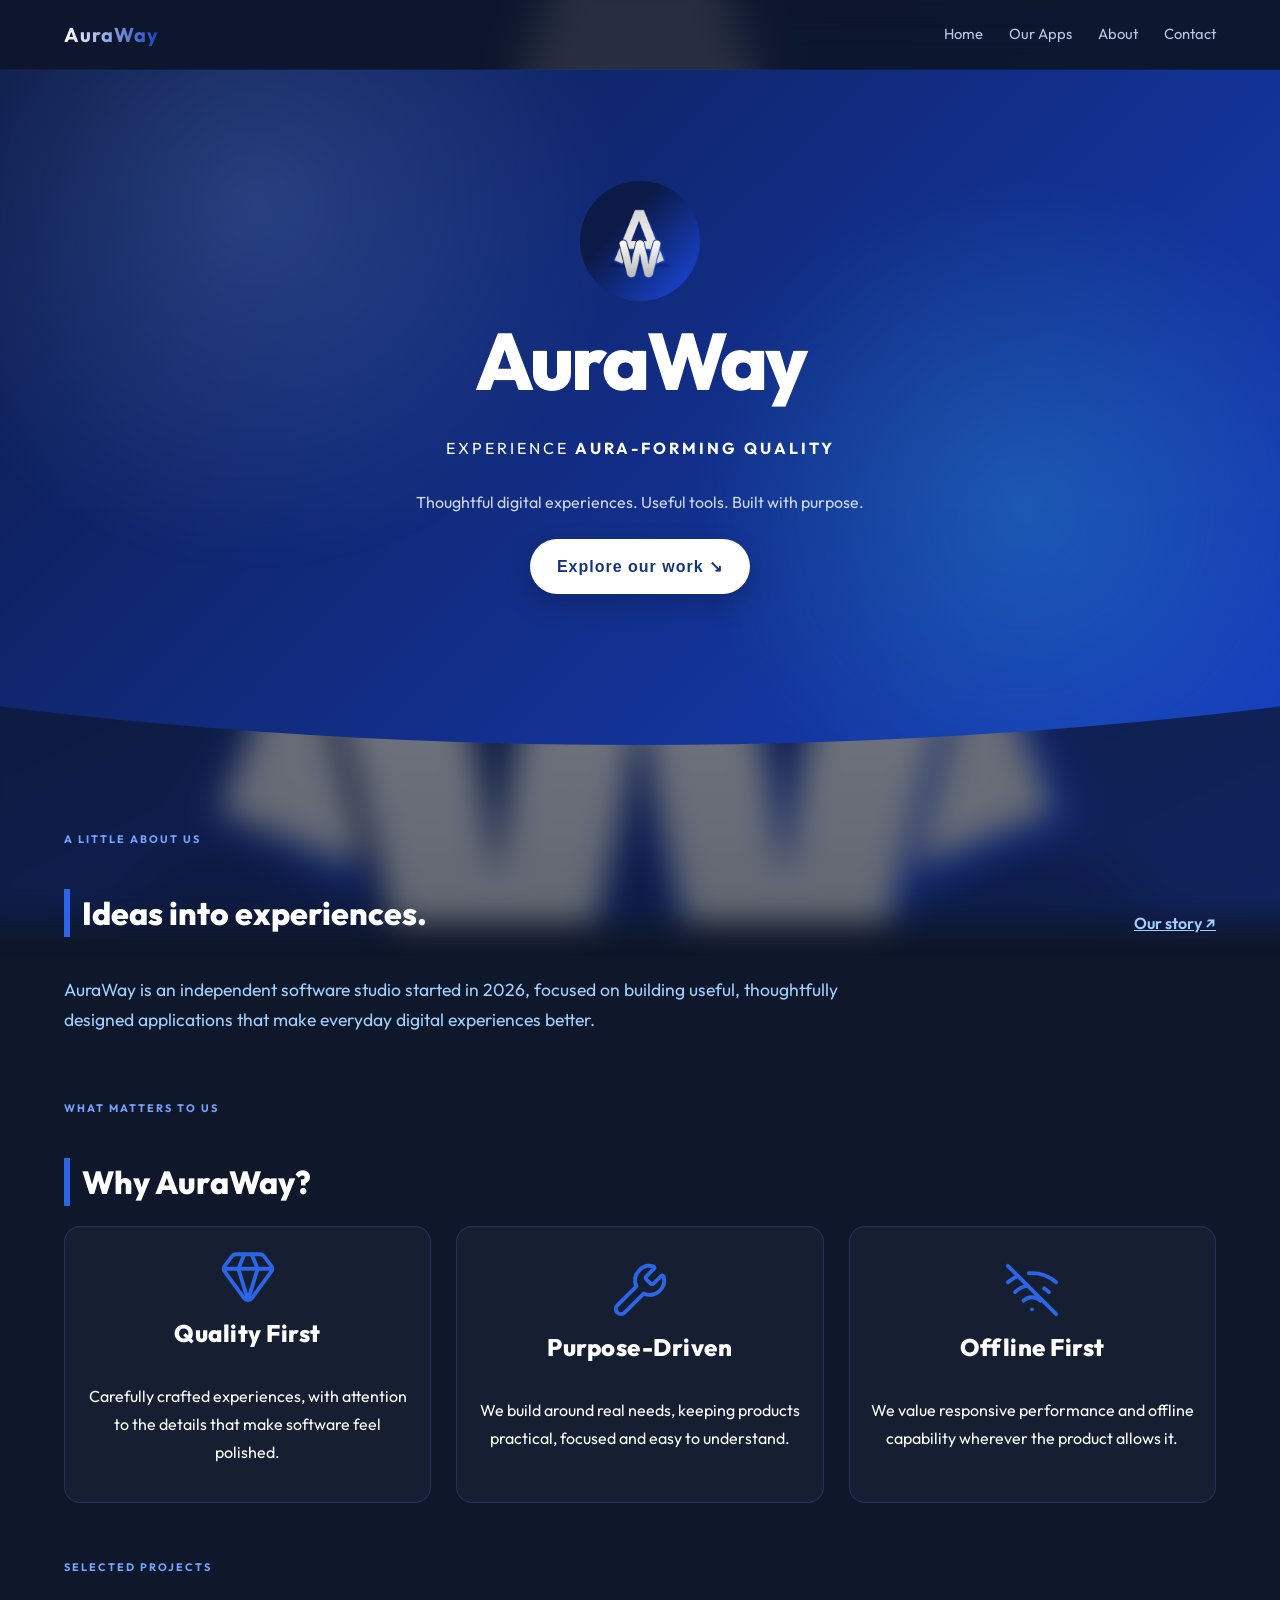
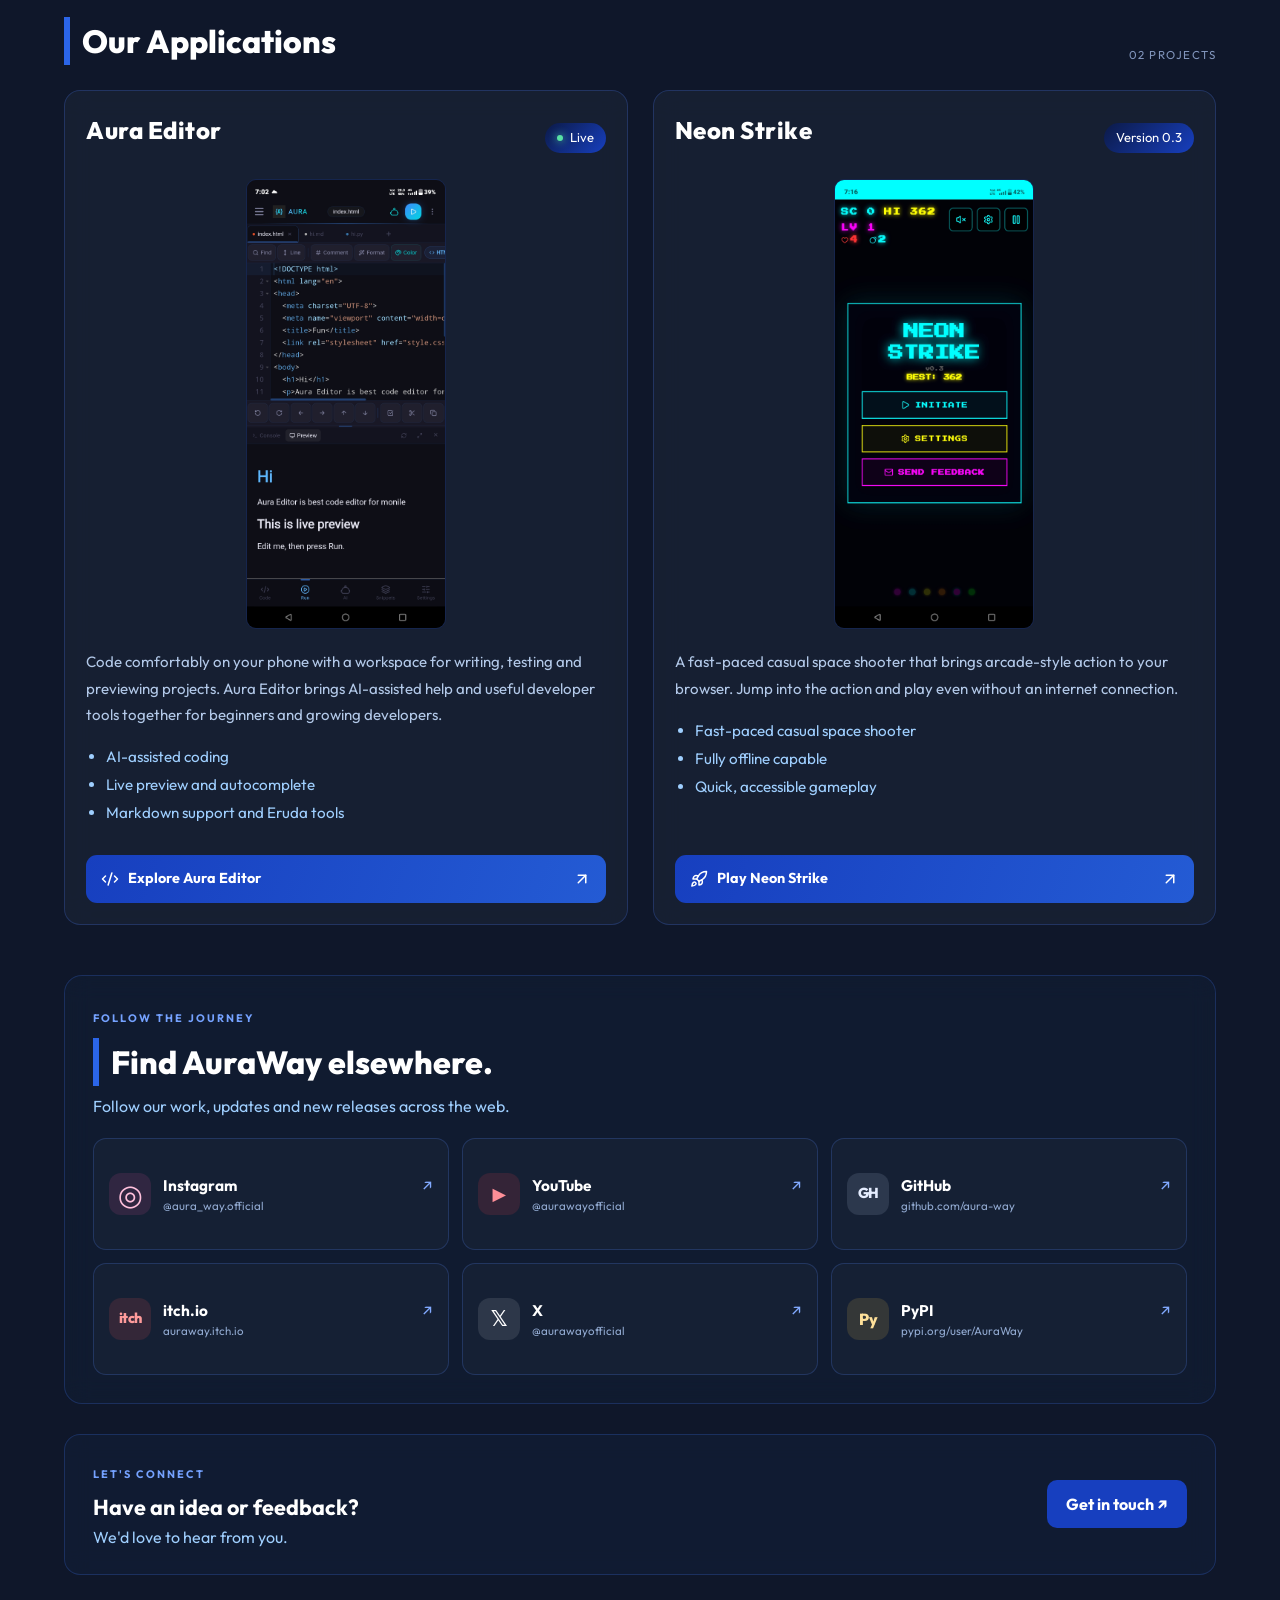
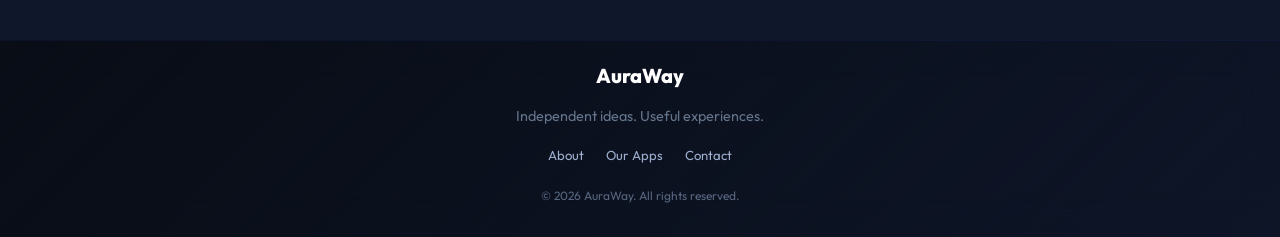
<file: index.html>
<!DOCTYPE html>
<html lang="en">
<head>
  <meta charset="UTF-8">
  <meta name="viewport" content="width=device-width, initial-scale=1.0">
  <title>AuraWay — Useful Apps, Thoughtfully Built</title>
  <meta name="google-site-verification" content="XEWoOoARTDMVefVN7LNhreqo_-pSs8k2AlLd_PXxQpo" />
  <meta name="description" content="AuraWay is an independent software studio creating practical digital products, including Aura Editor, a mobile coding workspace, and Neon Strike, an offline space shooter.">
  <meta name="robots" content="index, follow, max-image-preview:large">
  <meta name="theme-color" content="#0f172a">
  <link rel="canonical" href="https://aura-way.github.io/">

  <!-- Open Graph / Facebook / LinkedIn -->
  <meta property="og:type" content="website">
  <meta property="og:site_name" content="AuraWay">
  <meta property="og:url" content="https://aura-way.github.io/">
  <meta property="og:title" content="AuraWay — Useful Apps, Thoughtfully Built">
  <meta property="og:description" content="AuraWay is an independent software studio creating practical digital products, including Aura Editor and Neon Strike.">
  <meta name="twitter:card" content="summary_large_image">
  <meta name="twitter:title" content="AuraWay — Useful Apps, Thoughtfully Built">
  <meta name="twitter:description" content="AuraWay is an independent software studio creating practical digital products, including Aura Editor and Neon Strike.">
  <meta name="twitter:image" content="https://aura-way.github.io/aura_logo_big.png">
  <meta property="og:image" content="https://aura-way.github.io/aura_logo_big.png">

  <!-- Favicon -->
  <link rel="icon" type="image/png" sizes="512x512" href="aura_favicon.png">
  <link rel="apple-touch-icon" href="aura_favicon.png">

  <!-- Website identity for Google Search -->
  <script type="application/ld+json">
  {
    "@context": "https://schema.org",
    "@type": "WebSite",
    "name": "AuraWay",
    "alternateName": ["Aura Way", "aura-way.github.io"],
    "url": "https://aura-way.github.io/"
  }
  </script>

  <!-- Schema.org JSON-LD Structured Data -->
  <script type="application/ld+json">
  {
    "@context": "https://schema.org",
    "@type": "Organization",
    "name": "AuraWay",
    "url": "https://aura-way.github.io/",
    "logo": "https://aura-way.github.io/aura_logo_big.png",
    "email": "auraway.dev@gmail.com",
    "sameAs": [
      "https://www.instagram.com/aura_way.official",
      "https://youtube.com/@aurawayofficial",
      "https://github.com/aura-way",
      "https://auraway.itch.io/",
      "https://x.com/aurawayofficial",
      "https://pypi.org/user/AuraWay/"
    ]
  }
  </script>
  <script type="application/ld+json">
  {"@context":"https://schema.org","@type":"ItemList","name":"AuraWay applications","itemListElement":[
    {"@type":"ListItem","position":1,"item":{"@type":"SoftwareApplication","name":"Aura Editor","applicationCategory":"DeveloperApplication","operatingSystem":"Web","url":"https://aura-editor-web.netlify.app/"}},
    {"@type":"ListItem","position":2,"item":{"@type":"VideoGame","name":"Neon Strike","gamePlatform":"Web browser","url":"https://n-strike.netlify.app/"}}
  ]}
  </script>

  <script src="lucide.min.js"></script>
  <link rel="preconnect" href="https://fonts.googleapis.com">
  <link rel="preconnect" href="https://fonts.gstatic.com" crossorigin>
  <link href="https://fonts.googleapis.com/css2?family=Outfit:wght@400;500;600;700;800&display=swap" rel="stylesheet">
  <link rel="stylesheet" href="style.css">
</head>
<body>
  <!-- Isolated Performant Fixed Background Container Layer -->
  <div class="auraway-fixed-bg"></div>
  <header>
    <h1><a href="./">AuraWay</a></h1>
    <nav class="main-nav" id="main-nav" aria-label="Main navigation">
      <a href="./">Home</a><a href="#web-apps">Our Apps</a><a href="about.html">About</a><a href="mailto:auraway.dev@gmail.com">Contact</a>
    </nav>
    <button class="menu-toggle" id="menu-toggle" aria-label="Toggle navigation" aria-expanded="false"><span></span><span></span><span></span></button>
  </header>
  <div class="intro">
    <img src="aura_logo_big.png" id="aura_logo" alt="AuraWay Logo">
    <h1>AuraWay</h1>
    <p class="para">Experience <b>Aura-Forming Quality</b></p>
    <p class="hero-description">Thoughtful digital experiences. Useful tools. Built with purpose.</p>
    <button onclick="document.getElementById('web-apps').scrollIntoView({behavior: 'smooth'})">Explore our work <span aria-hidden="true">↘</span></button>
  </div>

  <div class="container">

    <!-- About teaser -->
    <div class="about-section">
      <div class="section-heading-row">
        <div><span class="eyebrow">A LITTLE ABOUT US</span><h2 class="section-title">Ideas into experiences.</h2></div>
        <a class="subtle-link" href="about.html">Our story ↗</a>
      </div>
      <p>AuraWay is an independent software studio started in 2026, focused on building useful, thoughtfully designed applications that make everyday digital experiences better.</p>
    </div>
    <span class="eyebrow">WHAT MATTERS TO US</span>
    <h2 class="section-title">Why AuraWay?</h2>
    <div class="grid-container">
      <div class="card">
        <div class="column">
          <i data-lucide="gem" class="quality-icon"></i>
          <h2 class="quality-text">Quality First</h2>
        </div>
        <p class="quality">
          Carefully crafted experiences, with attention to the details that make software feel polished.
        </p>
      </div>
      <div class="card quality-card">
        <div class="column">
          <i data-lucide="wrench" class="quality-icon"></i>
          <h2 class="quality-text">Purpose-Driven</h2>
        </div>
        <p class="quality">
          We build around real needs, keeping products practical, focused and easy to understand.
        </p>
      </div>
      <div class="card quality-card">
        <div class="column">
          <i data-lucide="wifi-off" class="quality-icon"></i>
          <h2 class="quality-text">Offline First</h2>
        </div>
        <p class="quality">
          We value responsive performance and offline capability wherever the product allows it.
        </p>
      </div>
    </div>
    <!-- Featured applications -->
    <div class="section-heading-row apps-heading">
      <div><span class="eyebrow">SELECTED PROJECTS</span><h2 class="section-title" id="web-apps">Our Applications</h2></div>
      <span class="project-count">02 PROJECTS</span>
    </div>
    <div class="grid-container app-grid">
      <div class="card app-card">
        <div class="card-content">
          <div class="row app-card-heading">
            <h2>Aura Editor</h2><div class="app_status live-status"><span></span> Live</div>
          </div>
          <img src="a-editor.jpg">
          <p class="app-summary">Code comfortably on your phone with a workspace for writing, testing and previewing projects. Aura Editor brings AI-assisted help and useful developer tools together for beginners and growing developers.</p>
          <ul class="feature-list"><li>AI-assisted coding</li><li>Live preview and autocomplete</li><li>Markdown support and Eruda tools</li></ul>
        </div>
        <a class="app-button" href="https://aura-editor-web.netlify.app/" target="_blank" rel="noopener noreferrer"><span><i data-lucide="code-2"></i> Explore Aura Editor</span><i data-lucide="arrow-up-right"></i></a>
      </div>
      <div class="card app-card">
        <div class="card-content">
          <div class="row app-card-heading">
            <h2>Neon Strike</h2><div class="app_status">Version 0.3</div>
          </div>
          <img src="n-strike.jpg">
          <p class="app-summary">A fast-paced casual space shooter that brings arcade-style action to your browser. Jump into the action and play even without an internet connection.</p>
          <ul class="feature-list"><li>Fast-paced casual space shooter</li><li>Fully offline capable</li><li>Quick, accessible gameplay</li></ul>
        </div>
        <a class="app-button" href="https://n-strike.netlify.app/" target="_blank" rel="noopener noreferrer"><span><i data-lucide="rocket"></i> Play Neon Strike</span><i data-lucide="arrow-up-right"></i></a>
      </div>
    </div>
    <section class="social-section" aria-labelledby="social-title">
      <div class="social-heading">
        <span class="eyebrow">FOLLOW THE JOURNEY</span>
        <h2 class="section-title" id="social-title">Find AuraWay elsewhere.</h2>
        <p>Follow our work, updates and new releases across the web.</p>
      </div>
      <div class="social-grid">
        <a class="social-card" href="https://www.instagram.com/aura_way.official" target="_blank" rel="noopener noreferrer" aria-label="AuraWay on Instagram">
          <span class="social-mark instagram-mark" aria-hidden="true">◎</span><span class="social-name">Instagram</span><span class="social-handle">@aura_way.official</span><span class="social-arrow" aria-hidden="true">↗</span>
        </a>
        <a class="social-card" href="https://youtube.com/@aurawayofficial" target="_blank" rel="noopener noreferrer" aria-label="AuraWay on YouTube">
          <span class="social-mark youtube-mark" aria-hidden="true">▶</span><span class="social-name">YouTube</span><span class="social-handle">@aurawayofficial</span><span class="social-arrow" aria-hidden="true">↗</span>
        </a>
        <a class="social-card" href="https://github.com/aura-way" target="_blank" rel="noopener noreferrer" aria-label="AuraWay on GitHub">
          <span class="social-mark github-mark" aria-hidden="true">GH</span><span class="social-name">GitHub</span><span class="social-handle">github.com/aura-way</span><span class="social-arrow" aria-hidden="true">↗</span>
        </a>
        <a class="social-card" href="https://auraway.itch.io/" target="_blank" rel="noopener noreferrer" aria-label="AuraWay on itch.io">
          <span class="social-mark itch-mark" aria-hidden="true">itch</span><span class="social-name">itch.io</span><span class="social-handle">auraway.itch.io</span><span class="social-arrow" aria-hidden="true">↗</span>
        </a>
        <a class="social-card" href="https://x.com/aurawayofficial" target="_blank" rel="noopener noreferrer" aria-label="AuraWay on X">
          <span class="social-mark x-mark" aria-hidden="true">𝕏</span><span class="social-name">X</span><span class="social-handle">@aurawayofficial</span><span class="social-arrow" aria-hidden="true">↗</span>
        </a>
        <a class="social-card" href="https://pypi.org/user/AuraWay/" target="_blank" rel="noopener noreferrer" aria-label="AuraWay on PyPI">
          <span class="social-mark pypi-mark" aria-hidden="true">Py</span><span class="social-name">PyPI</span><span class="social-handle">pypi.org/user/AuraWay</span><span class="social-arrow" aria-hidden="true">↗</span>
        </a>
      </div>
    </section>
    <div class="contact-strip">
      <div><span class="eyebrow">LET'S CONNECT</span><h2>Have an idea or feedback?</h2><p>We'd love to hear from you.</p></div>
      <a class="contact-button" href="mailto:auraway.dev@gmail.com">Get in touch ↗</a>
    </div>
  </div>
  <footer>
    <a class="footer-brand" href="./">AuraWay</a>
    <p>Independent ideas. Useful experiences.</p>
    <div class="footer-links"><a href="about.html">About</a><a href="#web-apps">Our Apps</a><a href="mailto:auraway.dev@gmail.com">Contact</a></div>
    <p class="copyright">© <span id="year">2026</span> AuraWay. All rights reserved.</p>
  </footer>
  <script src="app.js" defer></script>

</body>
</html>
</file>
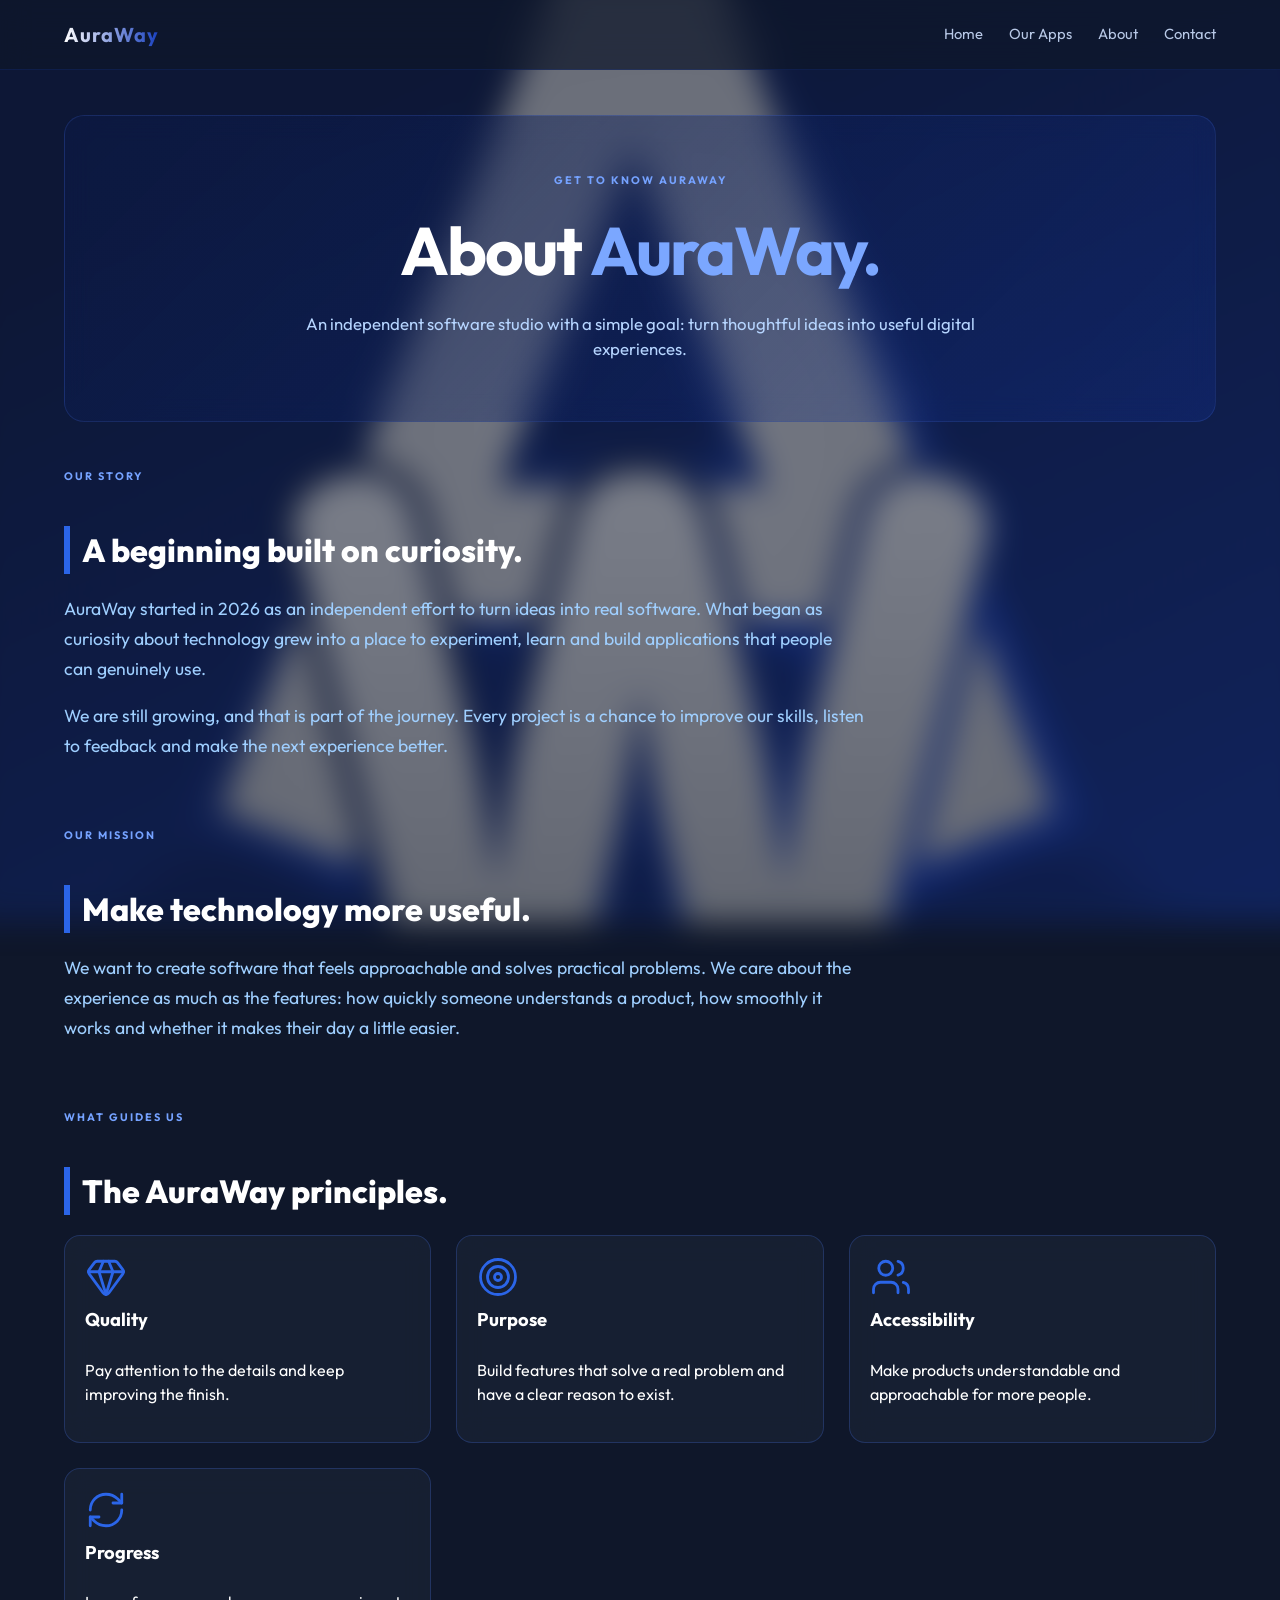
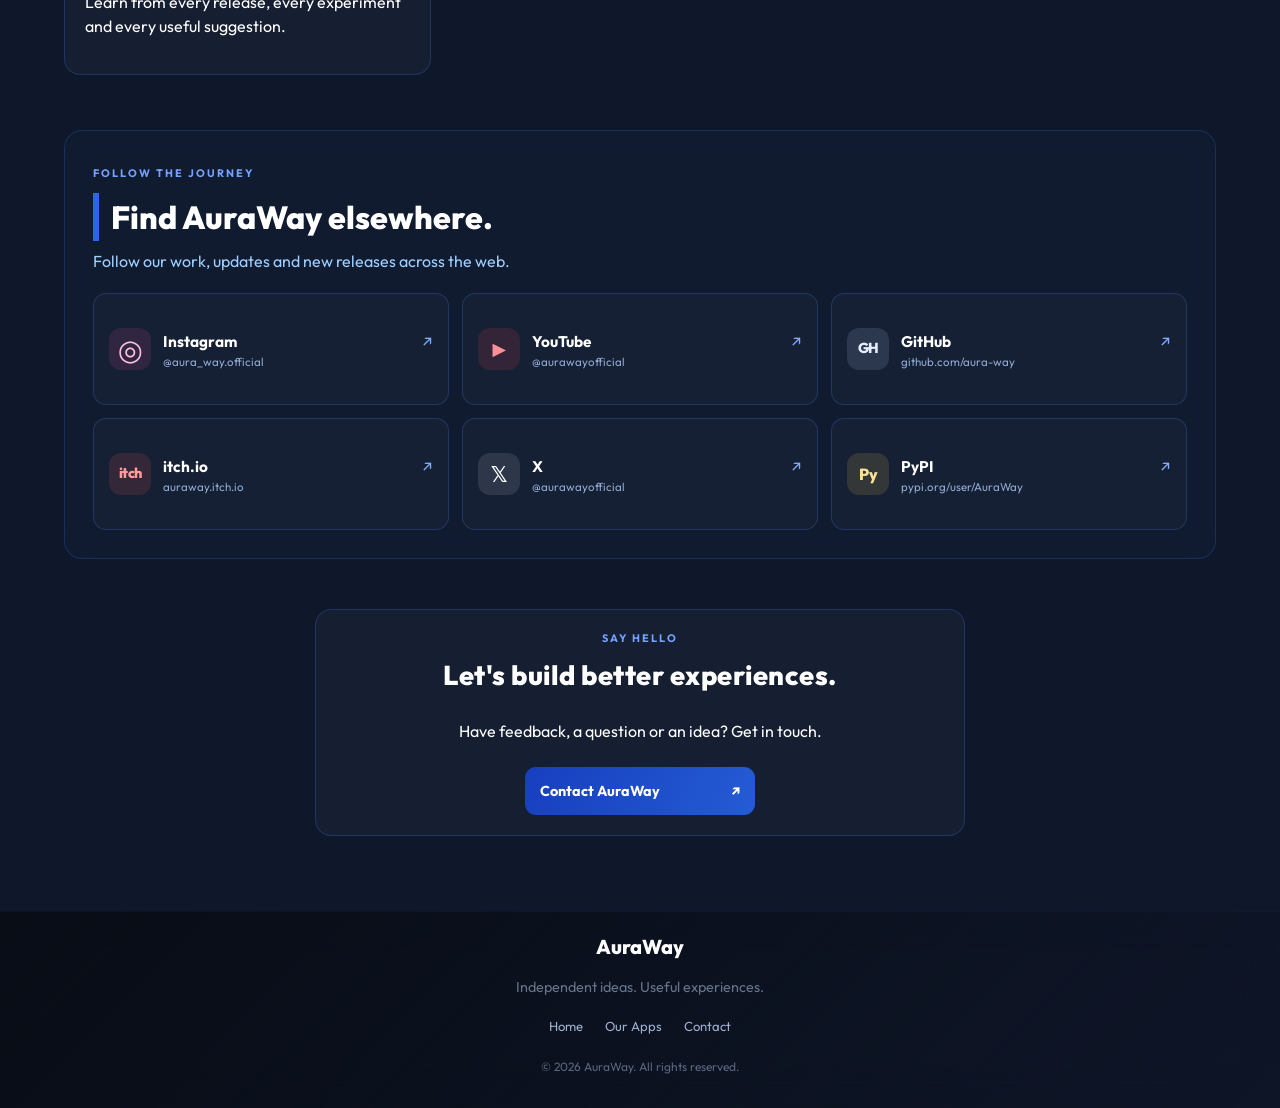
<file: about.html>
<!DOCTYPE html>
<html lang="en">
<head>
  <meta charset="UTF-8">
  <meta name="viewport" content="width=device-width, initial-scale=1.0">
  <title>About AuraWay — Our Story and Vision</title>
  <meta name="description" content="Learn about AuraWay, an independent software studio founded in 2026, our story, values and approach to building useful digital experiences.">
  <meta name="robots" content="index, follow">
  <link rel="canonical" href="https://aura-way.github.io/about.html">
  <meta name="theme-color" content="#0f172a">
  <meta property="og:type" content="website">
  <meta property="og:site_name" content="AuraWay">
  <meta property="og:url" content="https://aura-way.github.io/about.html">
  <meta property="og:title" content="About AuraWay — Our Story and Vision">
  <meta property="og:description" content="Get to know AuraWay and the principles behind our software.">
  <meta property="og:image" content="https://aura-way.github.io/aura_logo_big.png">
  <link rel="icon" type="image/png" href="aura_logo.png">
  <link rel="preconnect" href="https://fonts.googleapis.com">
  <link rel="preconnect" href="https://fonts.gstatic.com" crossorigin>
  <link href="https://fonts.googleapis.com/css2?family=Outfit:wght@400;500;600;700;800&display=swap" rel="stylesheet">
  <link rel="stylesheet" href="style.css">
  <script type="application/ld+json">{"@context":"https://schema.org","@type":"AboutPage","name":"About AuraWay","url":"https://aura-way.github.io/about.html","mainEntity":{"@type":"Organization","name":"AuraWay","url":"https://aura-way.github.io/","email":"auraway.dev@gmail.com","sameAs":["https://www.instagram.com/aura_way.official","https://youtube.com/@aurawayofficial","https://github.com/aura-way","https://auraway.itch.io/","https://x.com/aurawayofficial","https://pypi.org/user/AuraWay/"]}}</script>
</head>
<body>
  <div class="auraway-fixed-bg"></div>
  <header>
    <h1><a href="./">AuraWay</a></h1>
    <nav class="main-nav" id="main-nav" aria-label="Main navigation"><a href="./">Home</a><a href="./#web-apps">Our Apps</a><a class="active" href="about.html">About</a><a href="mailto:auraway.dev@gmail.com">Contact</a></nav>
    <button class="menu-toggle" id="menu-toggle" aria-label="Toggle navigation" aria-expanded="false"><span></span><span></span><span></span></button>
  </header>
  <main class="container about-page">
    <section class="about-hero">
      <span class="eyebrow">GET TO KNOW AURAWAY</span>
      <h1>About <span>AuraWay.</span></h1>
      <p>An independent software studio with a simple goal: turn thoughtful ideas into useful digital experiences.</p>
    </section>
    <section class="about-section">
      <span class="eyebrow">OUR STORY</span>
      <h2 class="section-title">A beginning built on curiosity.</h2>
      <p>AuraWay started in 2026 as an independent effort to turn ideas into real software. What began as curiosity about technology grew into a place to experiment, learn and build applications that people can genuinely use.</p>
      <p>We are still growing, and that is part of the journey. Every project is a chance to improve our skills, listen to feedback and make the next experience better.</p>
    </section>
    <section class="about-section">
      <span class="eyebrow">OUR MISSION</span>
      <h2 class="section-title">Make technology more useful.</h2>
      <p>We want to create software that feels approachable and solves practical problems. We care about the experience as much as the features: how quickly someone understands a product, how smoothly it works and whether it makes their day a little easier.</p>
    </section>
    <section class="about-values">
      <span class="eyebrow">WHAT GUIDES US</span>
      <h2 class="section-title">The AuraWay principles.</h2>
      <div class="grid-container">
        <article class="card"><i data-lucide="gem" class="quality-icon"></i><h3>Quality</h3><p>Pay attention to the details and keep improving the finish.</p></article>
        <article class="card"><i data-lucide="target" class="quality-icon"></i><h3>Purpose</h3><p>Build features that solve a real problem and have a clear reason to exist.</p></article>
        <article class="card"><i data-lucide="users" class="quality-icon"></i><h3>Accessibility</h3><p>Make products understandable and approachable for more people.</p></article>
        <article class="card"><i data-lucide="refresh-cw" class="quality-icon"></i><h3>Progress</h3><p>Learn from every release, every experiment and every useful suggestion.</p></article>
      </div>
    </section>
    <section class="social-section" aria-labelledby="about-social-title">
      <div class="social-heading">
        <span class="eyebrow">FOLLOW THE JOURNEY</span>
        <h2 class="section-title" id="about-social-title">Find AuraWay elsewhere.</h2>
        <p>Follow our work, updates and new releases across the web.</p>
      </div>
      <div class="social-grid">
        <a class="social-card" href="https://www.instagram.com/aura_way.official" target="_blank" rel="noopener noreferrer" aria-label="AuraWay on Instagram">
          <span class="social-mark instagram-mark" aria-hidden="true">◎</span><span class="social-name">Instagram</span><span class="social-handle">@aura_way.official</span><span class="social-arrow" aria-hidden="true">↗</span>
        </a>
        <a class="social-card" href="https://youtube.com/@aurawayofficial" target="_blank" rel="noopener noreferrer" aria-label="AuraWay on YouTube">
          <span class="social-mark youtube-mark" aria-hidden="true">▶</span><span class="social-name">YouTube</span><span class="social-handle">@aurawayofficial</span><span class="social-arrow" aria-hidden="true">↗</span>
        </a>
        <a class="social-card" href="https://github.com/aura-way" target="_blank" rel="noopener noreferrer" aria-label="AuraWay on GitHub">
          <span class="social-mark github-mark" aria-hidden="true">GH</span><span class="social-name">GitHub</span><span class="social-handle">github.com/aura-way</span><span class="social-arrow" aria-hidden="true">↗</span>
        </a>
        <a class="social-card" href="https://auraway.itch.io/" target="_blank" rel="noopener noreferrer" aria-label="AuraWay on itch.io">
          <span class="social-mark itch-mark" aria-hidden="true">itch</span><span class="social-name">itch.io</span><span class="social-handle">auraway.itch.io</span><span class="social-arrow" aria-hidden="true">↗</span>
        </a>
        <a class="social-card" href="https://x.com/aurawayofficial" target="_blank" rel="noopener noreferrer" aria-label="AuraWay on X">
          <span class="social-mark x-mark" aria-hidden="true">𝕏</span><span class="social-name">X</span><span class="social-handle">@aurawayofficial</span><span class="social-arrow" aria-hidden="true">↗</span>
        </a>
        <a class="social-card" href="https://pypi.org/user/AuraWay/" target="_blank" rel="noopener noreferrer" aria-label="AuraWay on PyPI">
          <span class="social-mark pypi-mark" aria-hidden="true">Py</span><span class="social-name">PyPI</span><span class="social-handle">pypi.org/user/AuraWay</span><span class="social-arrow" aria-hidden="true">↗</span>
        </a>
      </div>
    </section>
    <section class="about-contact card">
      <span class="eyebrow">SAY HELLO</span><h2>Let's build better experiences.</h2><p>Have feedback, a question or an idea? Get in touch.</p>
      <a class="app-button" href="mailto:auraway.dev@gmail.com">Contact AuraWay <span>↗</span></a>
    </section>
  </main>
  <footer><a class="footer-brand" href="./">AuraWay</a><p>Independent ideas. Useful experiences.</p><div class="footer-links"><a href="./">Home</a><a href="./#web-apps">Our Apps</a><a href="mailto:auraway.dev@gmail.com">Contact</a></div><p class="copyright">© <span id="year">2026</span> AuraWay. All rights reserved.</p></footer>
  <script src="lucide.min.js"></script><script src="app.js" defer></script>
</body>
</html>
</file>
<file: style.css>
:root {
  --accent: linear-gradient(135deg, #0C1A47, #173fbf);
  --accent-one: #173fbf;
  --accent-two: #173fbf;
  --bg: #0f172a;
  --card-bg: #1e293b;
}


* {
  box-sizing: border-box;
}

body {
  margin: 0;
  font-family: 'Segoe UI', system-ui, -apple-system, sans-serif;
  color: white;
  overflow-x: hidden;
  line-height: 1.5;
  background-color: #0f172a;
  /* Safe fallback background color */
}

/* Highly Optimized Mobile-Friendly Parallax Layer */
.auraway-fixed-bg {
  position: fixed;
  top: 0;
  left: 0;
  width: 100vw;
  height: 100vh;
  z-index: -1;
  /* Keeps background elements underneath text and cards */
  background-image: url("aura_logo_full.jpg");
  background-size: cover;
  background-position: center;

  /* Pure GPU rendering system to prevent mobile stuttering */
  filter: blur(15px);
  opacity: 0.45;
  /* Enhances reading accessibility against project text templates */
  transform: translate3d(0, 0, 0) scale(1.05);
  /* scale overrides edge blur halos */
  will-change: transform;
}

header {
  position: fixed;
  top: 0;
  width: 100%;
  height: 70px;
  display: flex;
  align-items: center;
  padding: 0 30px;
  background: rgba(15, 23, 42, 0.6);
  backdrop-filter: blur(15px);
  -webkit-backdrop-filter: blur(15px);
  z-index: 1000;
  border-bottom: 1px solid rgba(23, 63, 191, 0.2);
}

header h1 {
  font-size: 20px;
  margin: 0;
  letter-spacing: 1px;
  background: linear-gradient(to right, #ffffff, #173fbf);
  -webkit-background-clip: text;
  -webkit-text-fill-color: transparent;
}

.intro {
  height: 75vh;
  display: flex;
  flex-direction: column;
  align-items: center;
  justify-content: center;
  background: var(--accent);
  text-align: center;
  clip-path: ellipse(150% 100% at 50% 0%);
  padding: 0 20px;
}

.intro h1 {
  font-size: 3.5rem;
  margin: 0;
  font-weight: 800;
  letter-spacing: -2px;
  animation: slideUp 0.8s ease-out forwards;
}

.para {
  font-size: 1rem;
  text-transform: uppercase;
  letter-spacing: 3px;
  margin: 15px 0 30px 0;
  opacity: 0;
  animation: slideUp 0.8s ease-out 0.2s forwards;
}

.intro button {
  width: 220px;
  height: 55px;
  font-size: 16px;
  font-weight: 700;
  letter-spacing: 1px;
  border-radius: 50px;
  background: #173fbf;
  border: none;
  color: white;
  cursor: pointer;
  transition: transform 0.2s, box-shadow 0.2s;
  box-shadow: 0 10px 25px rgba(23, 63, 191, 0.4);
  -webkit-tap-highlight-color: transparent;
}

.intro button:active {
  transform: scale(0.95);
}

@keyframes slideUp {
  from {
    opacity: 0;
    transform: translateY(30px);
  }
  to {
    opacity: 1;
    transform: translateY(0);
  }
}

.container {
  width: 90%;
  max-width: 1200px;
  margin: 0 auto;
  padding: 40px 0;
}

.about-section {
  margin: 40px 0 60px 0;
}

.about-section p {
  font-size: 1.1rem;
  color: #9fcfff;
  max-width: 800px;
  line-height: 1.7;
}

.section-title {
  font-size: 2rem;
  margin: 40px 0 20px 0;
  color: white;
  border-left: 6px solid var(--accent-two);
  padding-left: 12px;
  font-weight: 800;
}

/* Responsive Grid for Cards */
.grid-container {
  display: grid;
  grid-template-columns: repeat(auto-fit, minmax(280px, 1fr));
  gap: 25px;
  margin-bottom: 50px;
}

.card {
  background: rgba(30, 41, 59, 0.5);
  border: 1px solid rgba(23, 63, 191, 0.3);
  padding: 20px;
  border-radius: 16px;
  transition: all 0.3s ease;
  display: flex;
  flex-direction: column;
  justify-content: space-between;
}

.card-content {
  display: flex;
  flex-direction: column;
}

.card h2 {
  font-size: 1.5rem;
  font-weight: 800;
  letter-spacing: 0.5px;
  color: white;
  margin-top: 0;
  margin-bottom: 15px;
  text-align: center;
}

.card img {
  width: 100%;
  max-width: 200px;
  height: 450px;
  object-fit: cover;
  border-radius: 10px;
  border: 1px solid rgba(23, 63, 191, 0.2);
  margin: 0 auto 20px auto;
}

.card ul {
  padding-left: 20px;
  margin-bottom: 25px;
  color: #9fcfff;
}

.card li {
  margin-bottom: 8px;
  font-size: 0.95rem;
}

.card:hover {
  border-color: var(--accent-two);
  transform: translateY(-5px);
  background: rgba(30, 41, 59, 0.8);
  box-shadow: 0 10px 20px rgba(0, 0, 0, 0.2);
}

.card a {
  text-decoration: none;
  width: 100%;
}

.card button {
  width: 100%;
  height: 48px;
  font-size: 15px;
  font-weight: 600;
  border-radius: 12px;
  background: #173fbf;
  border: none;
  color: white;
  cursor: pointer;
  transition: 0.2s;
}

.card button:hover {
  background: #1e4edf;
}

.card button:active {
  transform: scale(0.98);
}

footer {
  background: linear-gradient(135deg, rgba(9,13,22,1), rgba(9,13,22,0.1));
  backdrop-filter: blur(20px);
  display: flex;
  flex-direction: column;
  align-items: center;
  justify-content: center;
  border-top: 1px solid rgba(23, 63, 191, 0.1);
  color: #64748b;
  font-size: 0.9rem;
  padding: 20px 0;
}

#aura_logo {
  width: 120px;
  height: 120px;
  background-size: cover;
  border-radius: 50%;
  animation: slideUp 0.8s ease-out forwards;
}

.row {
  display: flex;
  gap: 10px;
  justify-content: center;
  align-items: center;
}

.app_status {
  background: var(--accent);
  border-radius: 20px;
  font-size: 13px;
  display: flex;
  align-items: center;
  justify-content: center;
  height: 30px;
  padding: 0 12px;
}

.notshow {
  display: none;
}
.quality-icon {
  width: 100px;
  height: 100px;
  color: var(--accent-two);
}
.quality-text {
  margin: 0;
}
.quality {
  text-align: center;
}
.column {
  display: flex;
  flex-direction: column;
  align-items: center;
  gap: 10px;
}
.quality-card{
  gap: 0px;
}

/* AuraWay classic-theme polish: original palette, curved intro and glass cards retained. */
:root { --accent-two:#2b65e8; }
html { scroll-behavior:smooth; scroll-padding-top:85px; }
body { font-family:'Outfit','Segoe UI',system-ui,sans-serif; }
header { position:sticky; top:0; justify-content:space-between; padding:0 5%; background:rgba(15,23,42,.72); }
header h1 a { color:inherit; text-decoration:none; }
.main-nav { display:flex; align-items:center; gap:26px; }
.main-nav a { color:#b8c9e7; font-size:.92rem; text-decoration:none; transition:color .2s; }
.main-nav a:hover { color:#fff; }
.menu-toggle { display:none; background:transparent; border:0; padding:8px; }
.menu-toggle span { display:block; width:23px; height:2px; margin:5px 0; background:#fff; border-radius:2px; }
.intro { min-height:75vh; height:auto; position:relative; isolation:isolate; overflow:hidden; padding:60px 20px 100px; }
.intro:before { content:""; position:absolute; inset:0; z-index:-1; opacity:.2; background:radial-gradient(circle at 20% 20%,#8bbaff,transparent 32%),radial-gradient(circle at 80% 65%,#3ee4ff,transparent 30%); }
.intro-kicker { margin:20px 0 4px; font-size:.68rem; letter-spacing:3px; color:#c5d8ff; font-weight:700; }
.intro h1 { font-family:'Outfit',sans-serif; font-size:clamp(3.2rem,8vw,5rem); letter-spacing:-3px; }
.para { font-family:'Outfit',sans-serif; }
.hero-description { color:rgba(239,245,255,.85); margin:0 0 25px; font-size:1rem; }
.intro button { width:auto; min-width:220px; padding:0 25px; border:1px solid rgba(255,255,255,.25); background:#fff; color:#15357f; box-shadow:0 10px 28px rgba(0,0,0,.2); }
.intro button:hover { transform:translateY(-3px); box-shadow:0 14px 32px rgba(0,0,0,.25); }
.container { max-width:1160px; }
.section-heading-row { display:flex; justify-content:space-between; align-items:end; gap:20px; }
.eyebrow { display:inline-block; color:#75a2ff; font-size:.68rem; font-weight:700; letter-spacing:2px; }
.subtle-link { color:#9fcfff; padding-bottom:22px; font-weight:600; }
.card { backdrop-filter:blur(13px); -webkit-backdrop-filter:blur(13px); border-color:rgba(65,108,220,.28); }
.card:hover { border-color:rgba(75,130,255,.75); box-shadow:0 16px 34px rgba(0,0,0,.22),0 0 25px rgba(23,63,191,.1); }
.quality-icon { width:58px; height:58px; stroke-width:1.6; }
.quality-card { min-height:205px; justify-content:center; }
.quality-text { font-size:1.2rem; }
.quality { line-height:1.75; }
.apps-heading { margin-bottom:5px; }
.project-count { color:#8296bd; font-size:.72rem; letter-spacing:1.5px; padding-bottom:22px; }
.app-grid { grid-template-columns:repeat(2,minmax(0,1fr)); align-items:stretch; }
.app-card { min-width:0; padding:21px; }
.card-content { display:flex; flex-direction:column; height:100%; }
.app-card-heading { width:100%; justify-content:space-between; align-items:center; margin-bottom:16px; gap:10px; }
.app-card-heading h3 { font-size:1.4rem; margin:0; }
.app_status { white-space:nowrap; }
.live-status { gap:7px; }
.live-status span { width:6px; height:6px; border-radius:50%; background:#58e1a4; box-shadow:0 0 8px #58e1a4; }
.app-preview { width:100%; height:220px; overflow:hidden; border-radius:12px; margin:0 auto 18px; border:1px solid rgba(75,126,235,.28); position:relative; }
.editor-preview { background:radial-gradient(circle at 55% 45%,rgba(47,94,180,.5),transparent 60%),#101a30; padding:24px 12%; }
.preview-top { height:28px; background:#263957; border-radius:8px 8px 0 0; display:flex; align-items:center; gap:5px; padding:0 10px; }
.preview-top>span { width:6px; height:6px; border-radius:50%; background:#88a9e8; }
.preview-top small { margin-left:10px; color:#c4d5f5; font-size:.62rem; }
.preview-code { display:flex; gap:17px; height:140px; background:rgba(8,15,29,.94); padding:13px; font:.72rem/1.9 monospace; }
.line-no { color:#64799c; text-align:right; }
.preview-code code { color:#d7e5ff; }
.preview-code i { color:#65d9e8; font-style:normal; }
.preview-code b { color:#b4a0ff; font-weight:400; }
.preview-code strong { color:#6ea5ff; }
.preview-code em { color:#7187aa; font-style:normal; }
.preview-bottom { display:flex; justify-content:space-between; background:#1b2a45; color:#8edcb8; font-size:.58rem; padding:5px 10px; }
.preview-bottom span { color:#9cb0d1; }
.neon-preview { background:radial-gradient(ellipse at 50% 40%,#36328c,#111a3b 65%,#0c142b); display:grid; place-items:center; }
.neon-preview:before { content:""; position:absolute; inset:0; opacity:.2; background-image:linear-gradient(rgba(103,136,255,.35) 1px,transparent 1px),linear-gradient(90deg,rgba(103,136,255,.35) 1px,transparent 1px); background-size:30px 30px; transform:perspective(180px) rotateX(30deg) scale(1.4); transform-origin:bottom; }
.neon-stars { position:absolute; top:17px; left:20px; color:#d6dcff; letter-spacing:8px; }
.neon-planet { position:absolute; width:115px; height:115px; border-radius:50%; right:15%; top:35px; background:radial-gradient(circle at 30% 25%,#f58bde,#9a4bc6 48%,#302c80 75%); box-shadow:0 0 38px rgba(204,85,255,.45); }
.neon-title { position:relative; z-index:1; text-align:center; font-size:2.4rem; line-height:.9; letter-spacing:5px; font-weight:800; text-shadow:0 0 18px #b44cff; }
.neon-title b { color:#6ef0ff; }
.neon-ship { position:absolute; left:19%; bottom:39px; color:#7bf2ff; font-size:2.1rem; transform:rotate(-15deg); filter:drop-shadow(0 0 10px #37dfff); }
.neon-laser { position:absolute; width:80px; height:2px; left:28%; bottom:80px; transform:rotate(-35deg); background:#6af1ff; box-shadow:0 0 12px #6af1ff; }
.app-summary { color:#b3c9e9; line-height:1.75; font-size:.94rem; margin:0 0 13px; }
.feature-list { color:#9fcfff; padding-left:19px; margin:0 0 22px; font-size:.88rem; }
.feature-list li { margin:5px 0; }
.app-button { min-height:48px; width:100%; border-radius:11px; padding:0 15px; display:flex; align-items:center; justify-content:space-between; gap:10px; background:linear-gradient(110deg,#173fbf,#245bd4); color:#fff; font-weight:700; font-size:.9rem; transition:.2s ease; margin-top:auto; }
.app-button span { display:inline-flex; align-items:center; gap:9px; }
.app-button svg { width:18px; height:18px; }
.app-button:hover { background:linear-gradient(110deg,#2455d5,#3474ed); transform:translateY(-2px); }
.contact-strip { display:flex; align-items:center; justify-content:space-between; gap:20px; padding:25px 28px; margin:10px 0 25px; border:1px solid rgba(56,102,211,.28); border-radius:16px; background:rgba(18,31,55,.62); backdrop-filter:blur(12px); }
.contact-strip h2 { margin:7px 0 2px; font-size:1.35rem; }
.contact-strip p { margin:0; color:#9fcfff; }
.contact-button { display:inline-flex; gap:12px; align-items:center; padding:12px 19px; border-radius:10px; background:#173fbf; font-weight:700; white-space:nowrap; text-decoration: none; color: white;}
.footer-brand { color:white; font-weight:800; font-size:1.25rem; text-decoration:none; }
.footer-links { display:flex; gap:22px; margin:4px 0 10px; }
.footer-links a { color:#9eafd0; text-decoration:none; font-size:.82rem; }
.copyright { font-size:.75rem; color:#586781; }
.about-page { padding-top:45px; }
.about-hero { text-align:center; padding:50px 15px 60px; margin-bottom:35px; background:linear-gradient(135deg,rgba(12,26,71,.58),rgba(23,63,191,.2)); border:1px solid rgba(69,112,224,.2); border-radius:20px; backdrop-filter:blur(12px); }
.about-hero h1 { font-size:clamp(2.6rem,7vw,4.2rem); margin:10px 0; letter-spacing:-2px; }
.about-hero h1 span { color:#7ba7ff; }
.about-hero p { max-width:680px; margin:0 auto; color:#b6d5ff; font-size:1.05rem; }
.about-values { margin:55px 0; }
.about-values .card { min-height:175px; justify-content:flex-start; }
.about-values .card h3 { margin:8px 0; font-size:1.15rem; }
.about-values .quality-icon { width:42px; height:42px; }
.about-contact { max-width:650px; margin:50px auto 35px; text-align:center; }
.about-contact h2 { font-size:1.7rem; margin:8px 0; }
.about-contact p { color:var(--muted); }
.about-contact .app-button { max-width:230px; margin:8px auto 0; }
@media(max-width:720px) {
  header { padding:0 5%; }
  .menu-toggle { display:block; }
  .main-nav { display:none; position:absolute; top:69px; left:0; right:0; padding:17px 6% 22px; flex-direction:column; align-items:flex-start; gap:17px; background:rgba(15,23,42,.97); border-bottom:1px solid var(--line); }
  .main-nav.open { display:flex; }
  .intro { min-height:680px; padding-top:55px; clip-path:ellipse(190% 100% at 50% 0%); }
  .app-grid { grid-template-columns:1fr; }
  .section-heading-row { align-items:flex-start; }
  .contact-strip { align-items:flex-start; flex-direction:column; }
  .contact-button { width:100%; justify-content:center; }
}
@media(max-width:420px) {
  .intro h1 { letter-spacing:-2px; }
  .intro-kicker { letter-spacing:2px; font-size:.62rem; }
  .para { font-size:.82rem; letter-spacing:1.7px; }
  .hero-description { font-size:.92rem; }
  .app-card { padding:16px; }
  .app-card-heading h3 { font-size:1.22rem; }
}
@media(prefers-reduced-motion:reduce) { *,*::before,*::after { scroll-behavior:auto!important; animation-duration:.01ms!important; transition-duration:.01ms!important; } }


/* AuraWay social profiles — matching the existing glassmorphism theme. */
.social-section {
  margin: 18px 0 30px;
  padding: 28px;
  border: 1px solid rgba(56,102,211,.28);
  border-radius: 18px;
  background: rgba(18,31,55,.52);
  -webkit-backdrop-filter: blur(13px);
  backdrop-filter: blur(13px);
}
.social-heading { margin-bottom: 20px; }
.social-heading .section-title { margin-top: 10px; margin-bottom: 8px; }
.social-heading p { margin: 0; color: #9fcfff; }
.social-grid {
  display: grid;
  grid-template-columns: repeat(3, minmax(0, 1fr));
  gap: 13px;
}
.social-card {
  position: relative;
  min-width: 0;
  min-height: 112px;
  display: grid;
  grid-template-columns: 42px minmax(0, 1fr) auto;
  grid-template-rows: auto auto;
  align-items: center;
  column-gap: 12px;
  padding: 15px;
  border: 1px solid rgba(75,126,235,.24);
  border-radius: 13px;
  background: rgba(30,41,59,.48);
  color: #fff;
  text-decoration: none;
  transition: transform .2s ease, border-color .2s ease, background .2s ease, box-shadow .2s ease;
}
.social-card:hover {
  transform: translateY(-3px);
  border-color: rgba(95,145,255,.72);
  background: rgba(35,53,86,.76);
  box-shadow: 0 12px 26px rgba(0,0,0,.18), 0 0 20px rgba(23,63,191,.12);
}
.social-card:focus-visible { outline: 2px solid #8bb5ff; outline-offset: 3px; }
.social-mark {
  grid-column: 1;
  grid-row: 1 / span 2;
  width: 42px;
  height: 42px;
  display: grid;
  place-items: center;
  border-radius: 12px;
  background: rgba(91,132,210,.16);
  color: #dce8ff;
  font-size: 1.25rem;
  font-weight: 800;
  letter-spacing: -.5px;
}
.instagram-mark { color: #ffc0dc; background: rgba(214,74,145,.14); font-size: 1.8rem; }
.youtube-mark { color: #ff8f98; background: rgba(255,55,75,.13); font-size: 1.1rem; }
.github-mark { color: #e5edff; background: rgba(190,205,235,.13); font-size: .9rem; }
.itch-mark { color: #ff9b9b; background: rgba(255,80,80,.13); font-size: .9rem; }
.x-mark { color: #fff; background: rgba(255,255,255,.1); font-size: 1.3rem; }
.pypi-mark { color: #ffe19a; background: rgba(255,199,75,.13); font-size: 1rem; }
.social-name { grid-column: 2; grid-row: 1; align-self: end; font-size: .96rem; font-weight: 700; }
.social-handle { grid-column: 2 / span 2; grid-row: 2; align-self: start; min-width: 0; color: #91a9d0; font-size: .72rem; overflow-wrap: anywhere; }
.social-arrow { grid-column: 3; grid-row: 1; align-self: end; color: #82aaff; font-size: 1rem; }
@media(max-width:900px) {
  .social-grid { grid-template-columns: repeat(2, minmax(0, 1fr)); }
}
@media(max-width:520px) {
  .social-section { padding: 20px 15px; }
  .social-grid { grid-template-columns: 1fr; gap: 10px; }
  .social-card { min-height: 84px; }
}
</file>
